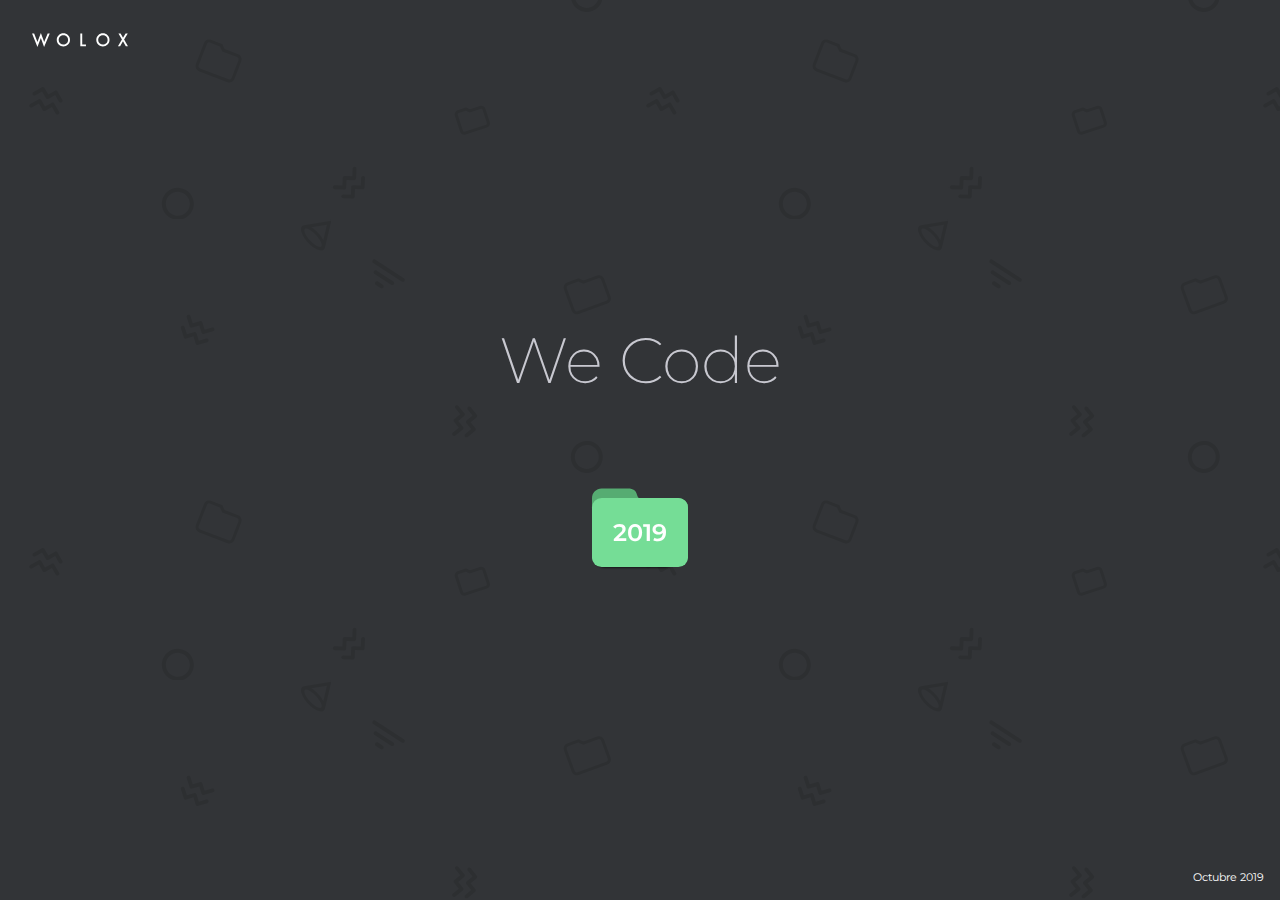
<file: index.html>
<!DOCTYPE html>
<html lang="en">

<head>
  <meta charset="UTF-8" />
  <meta http-equiv="X-UA-Compatible" content="IE=edge,chrome=1">
  <meta name="viewport" content="width=device-width, initial-scale=1.0">
  <title>We code</title>
  <meta name="description" content="Wolox's We code page" />
  <meta name="keywords" content="Wolox, html, css, javascript, tech" />
  <link href="https://fonts.googleapis.com/css?family=Montserrat:200,600" rel="stylesheet">
  <link rel="stylesheet" href="main.css">
  <link rel="shortcut icon" href="favicon.ico">
</head>

<body>
  <svg class="hidden">
    <symbol id="icon-folderdummy" viewBox="0 0 20 16">
      <title>folder-dummy</title>
      <path
        d="M7.5,0C7.4,0,2,0,2,0C0.9,0,0,0.9,0,2l0,12c0,1.1,0.9,2,2,2h16c1.1,0,2-0.9,2-2V4c0-1.1-0.9-2-2-2c0,0-7.5,0-8,0C9,2,9.9,0,7.5,0z" />
      <path d="M2,2h16c1.1,0,2,0.9,2,2v10c0,1.1-0.9,2-2,2H2c-1.1,0-2-0.9-2-2V4C0,2.9,0.9,2,2,2z" />
    </symbol>
  </svg>
  <div class="content">
    <h1 class="header__title">We Code</h1>
    <div class="folder">
      <svg>
        <use xlink:href="#icon-folderdummy"></use>
      </svg>
      <span class="folder-cover" data-year="2019"></span>
      <span class="folder-sheet">
        <a class="link" href="./2019/summer/index.html">Summer</a>
        <a class="link link--winter" href="./2019/winter/index.html">Winter</a>
      </span>
    </div>
    <a href="https://www.wolox.com.ar/" target="blank" class="logo">
      <img class="logo--img" src="assets/wolox-logo.svg" alt="Wolox">
    </a>
    <span class="date">Octubre 2019</span>
  </div>
</body>

</html>
</file>
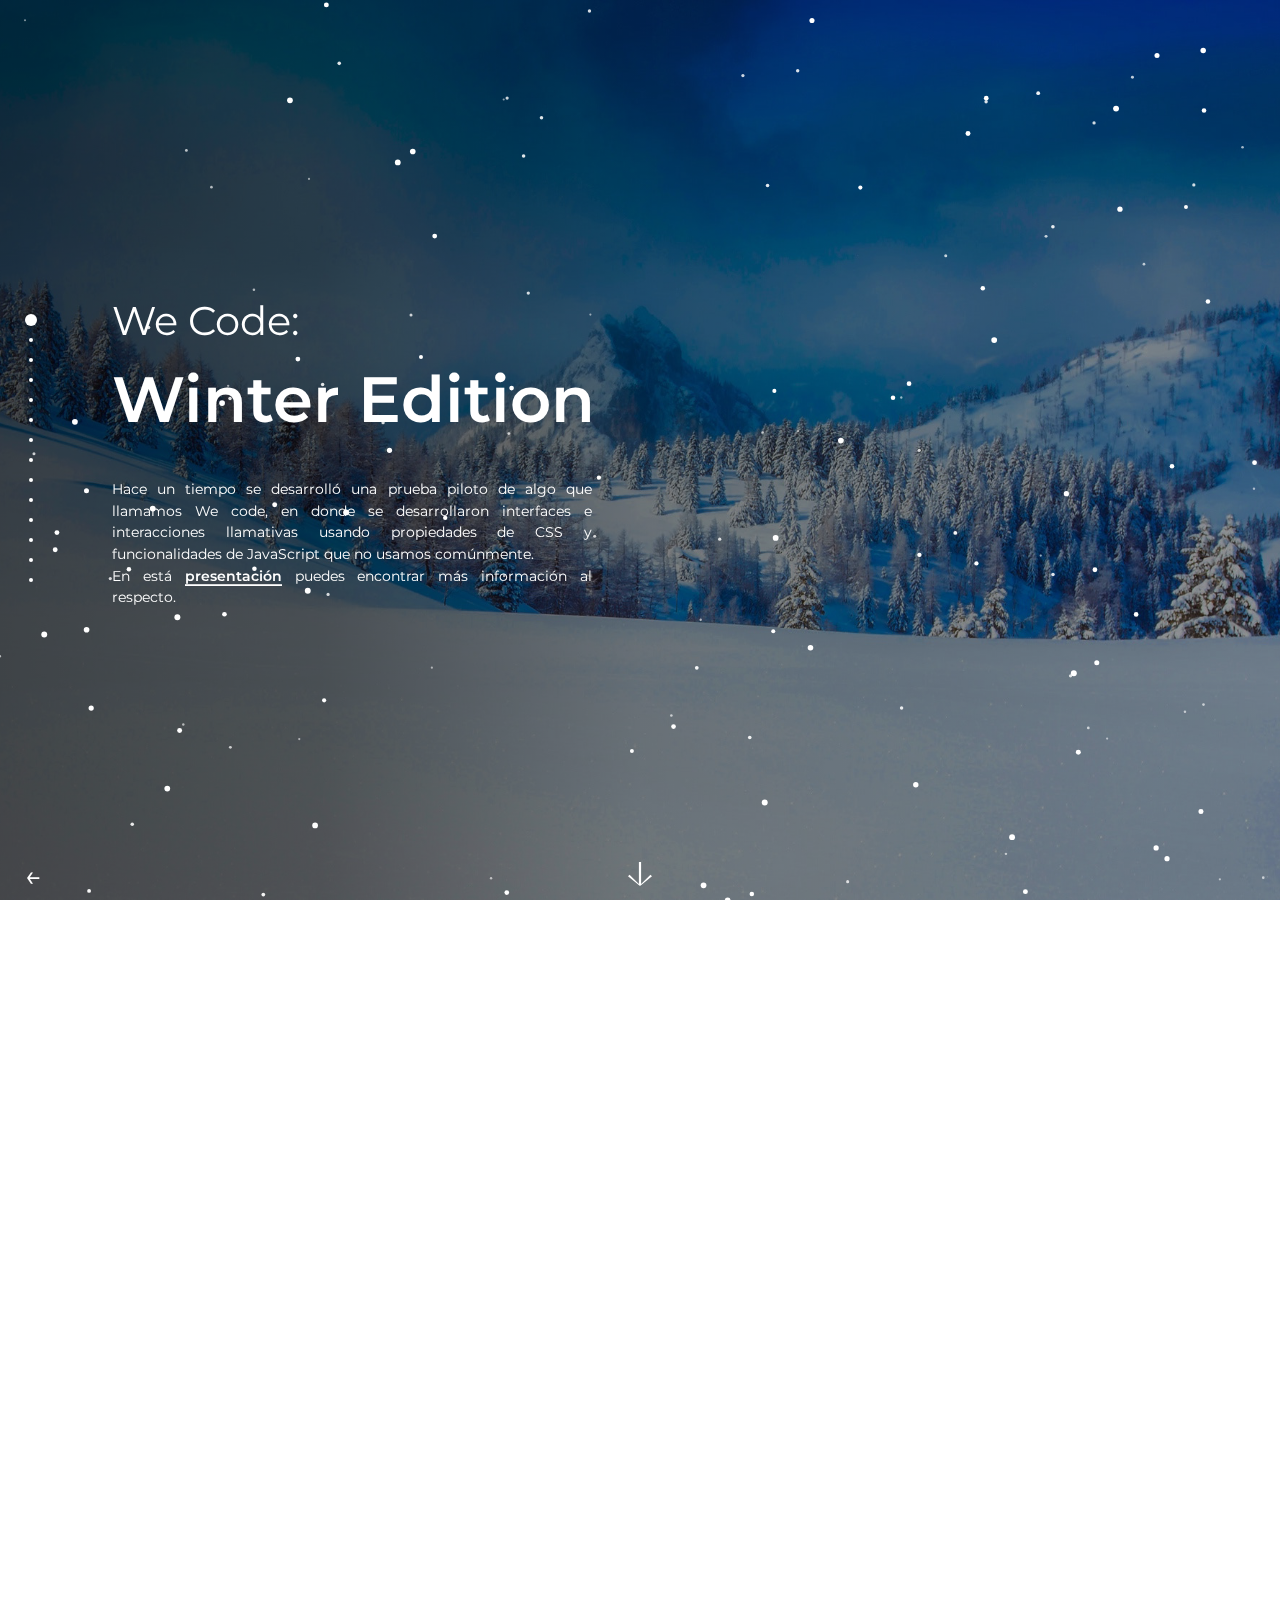
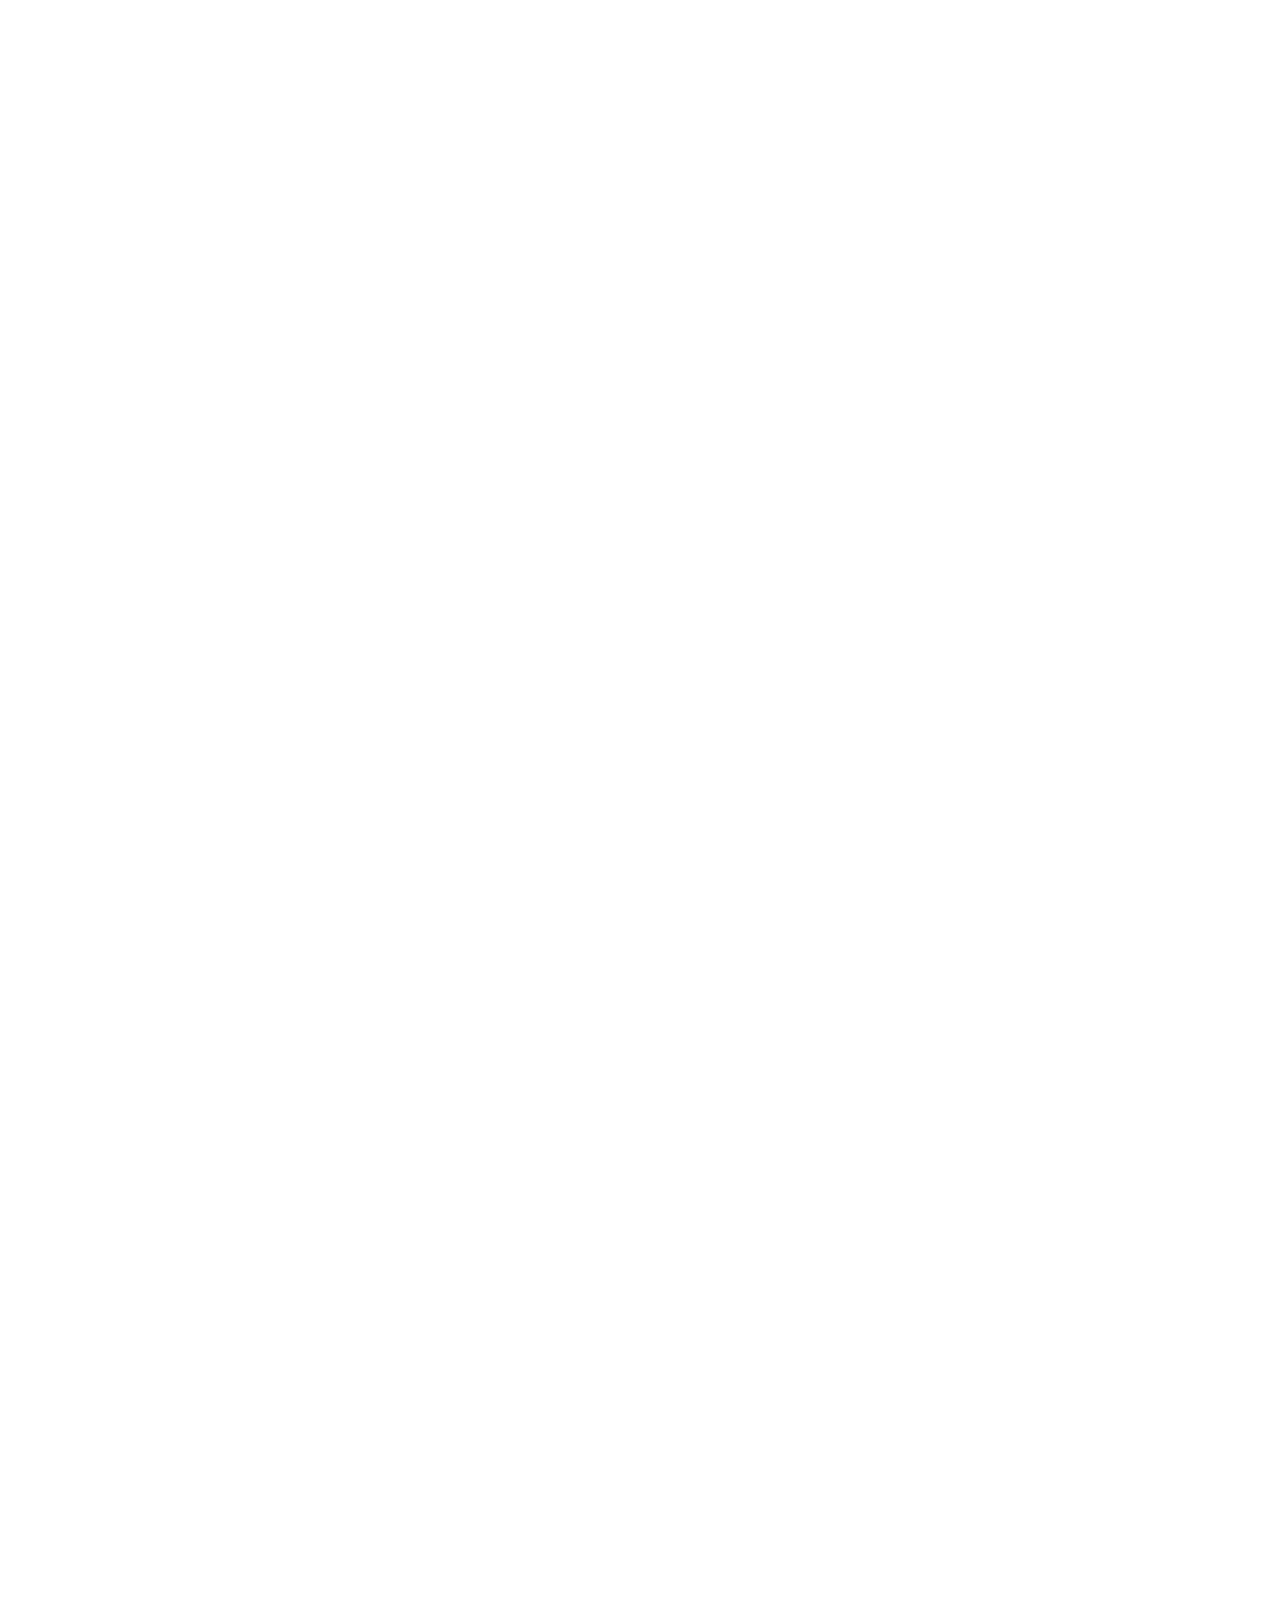
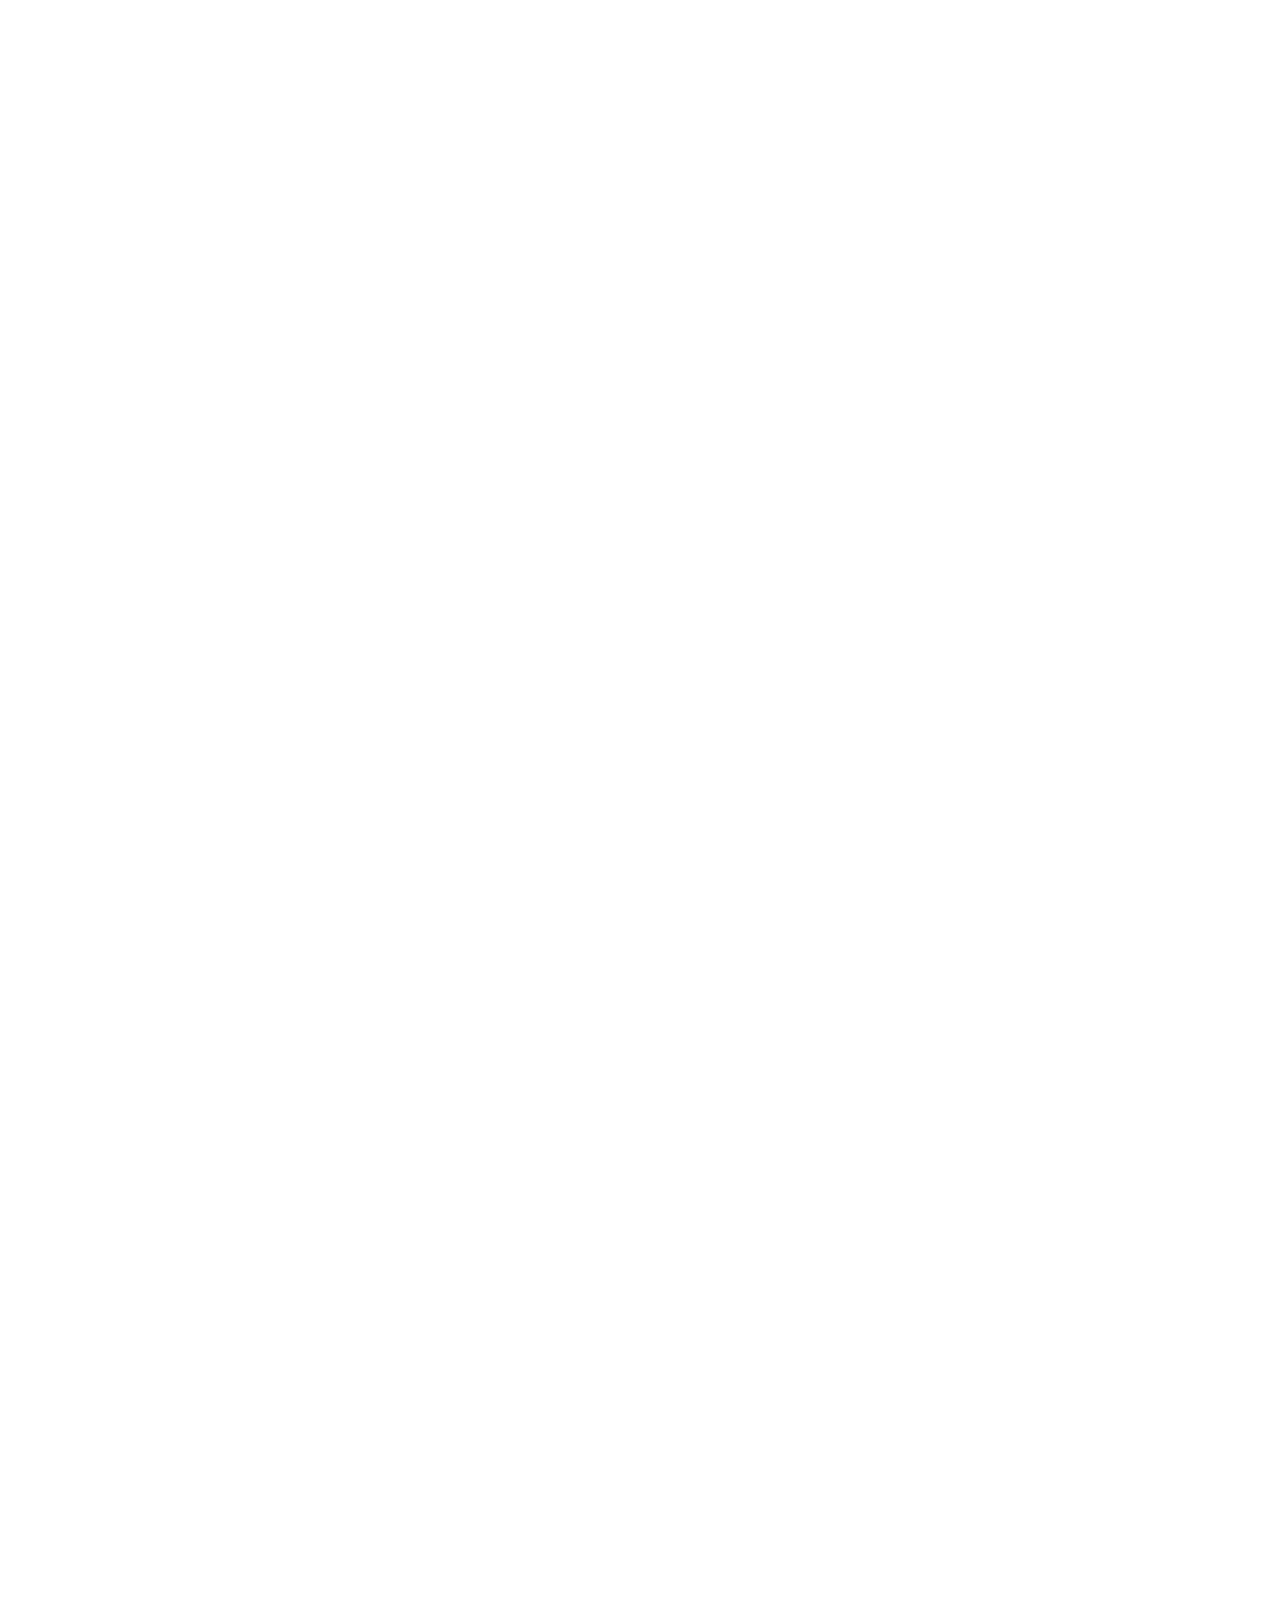
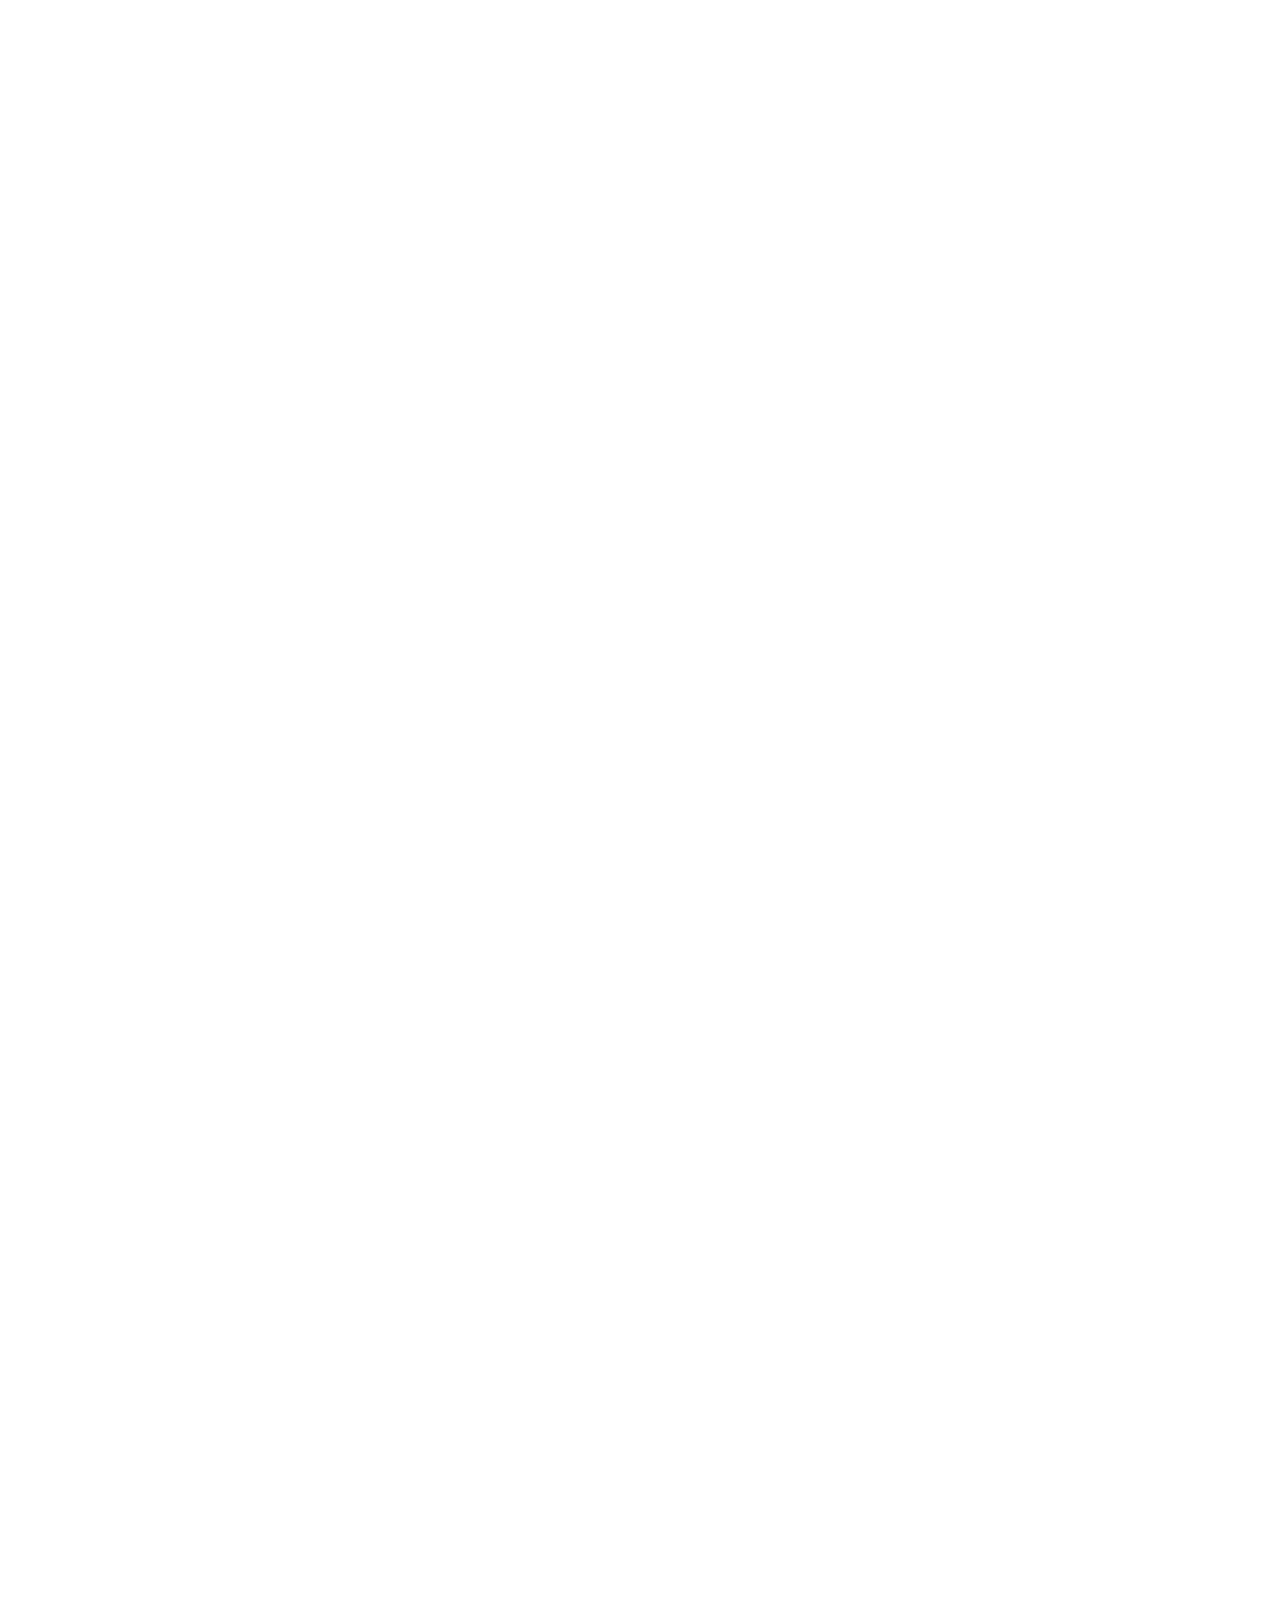
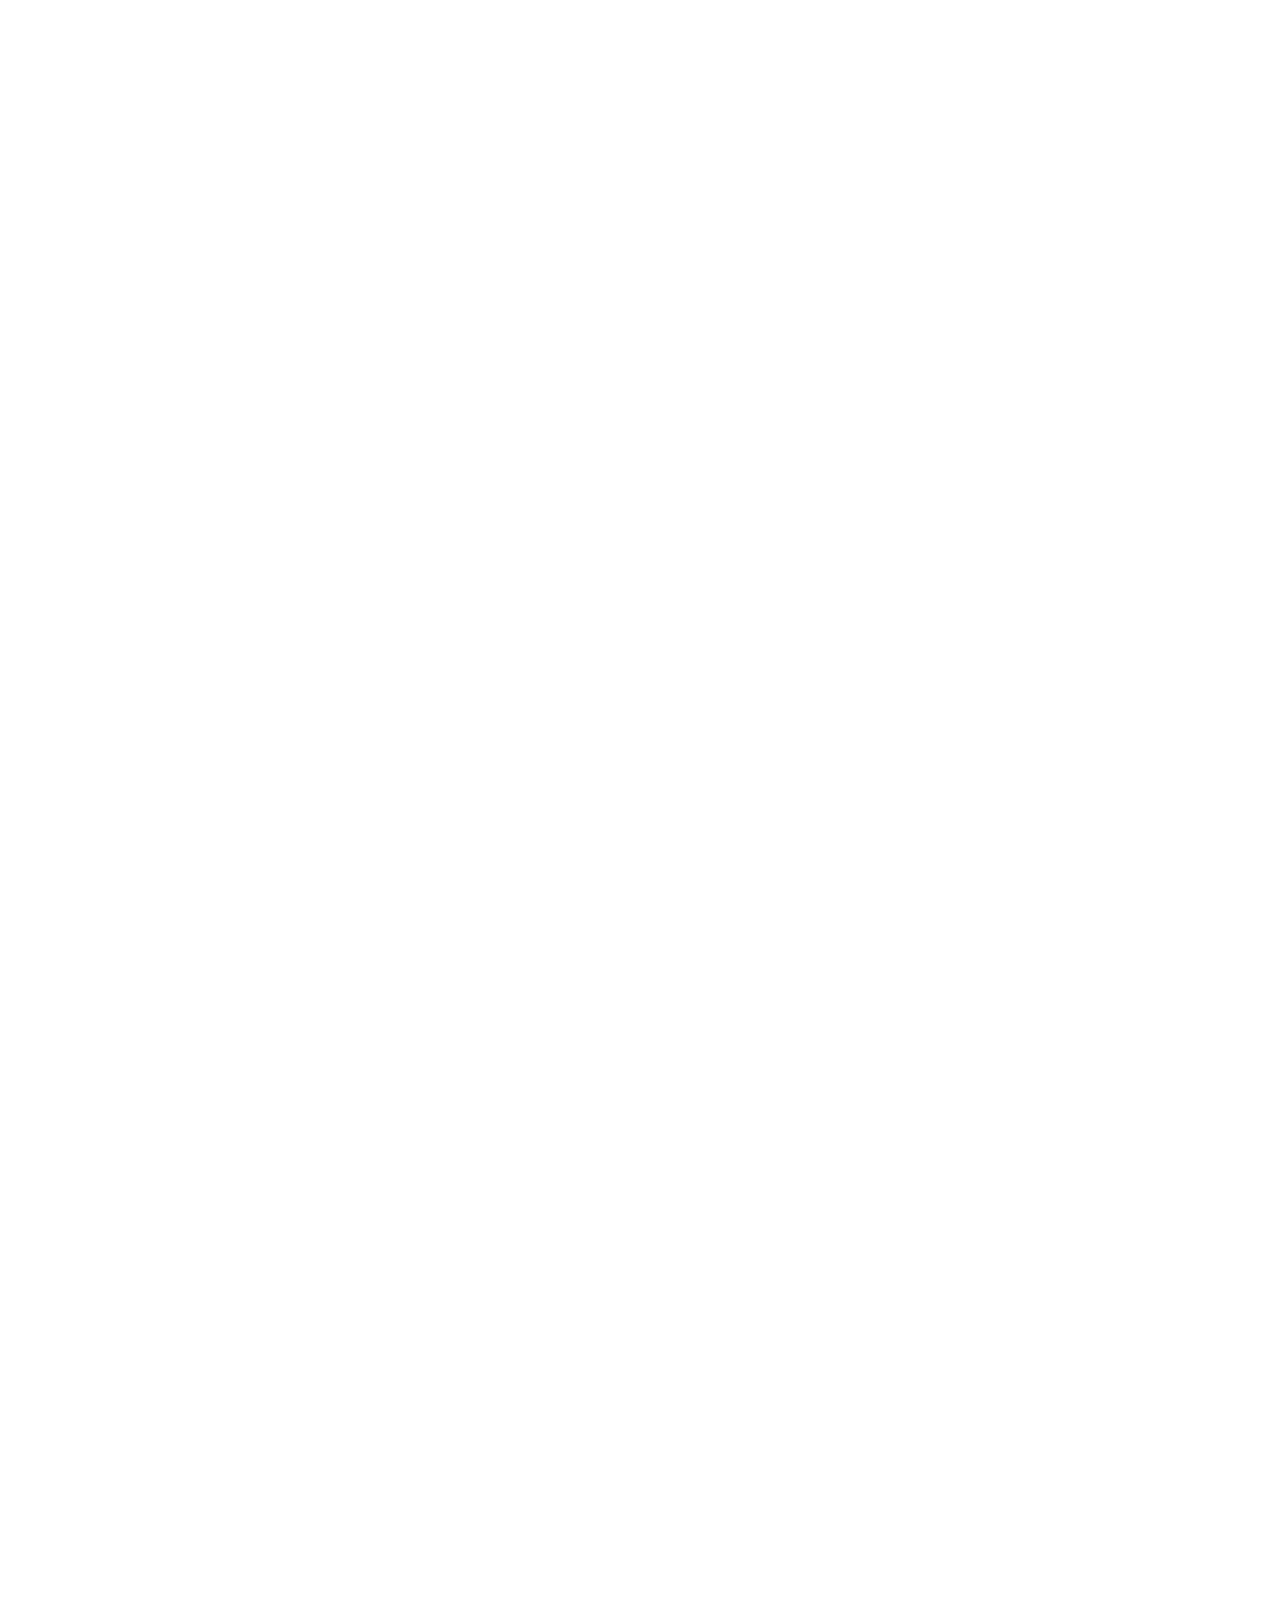
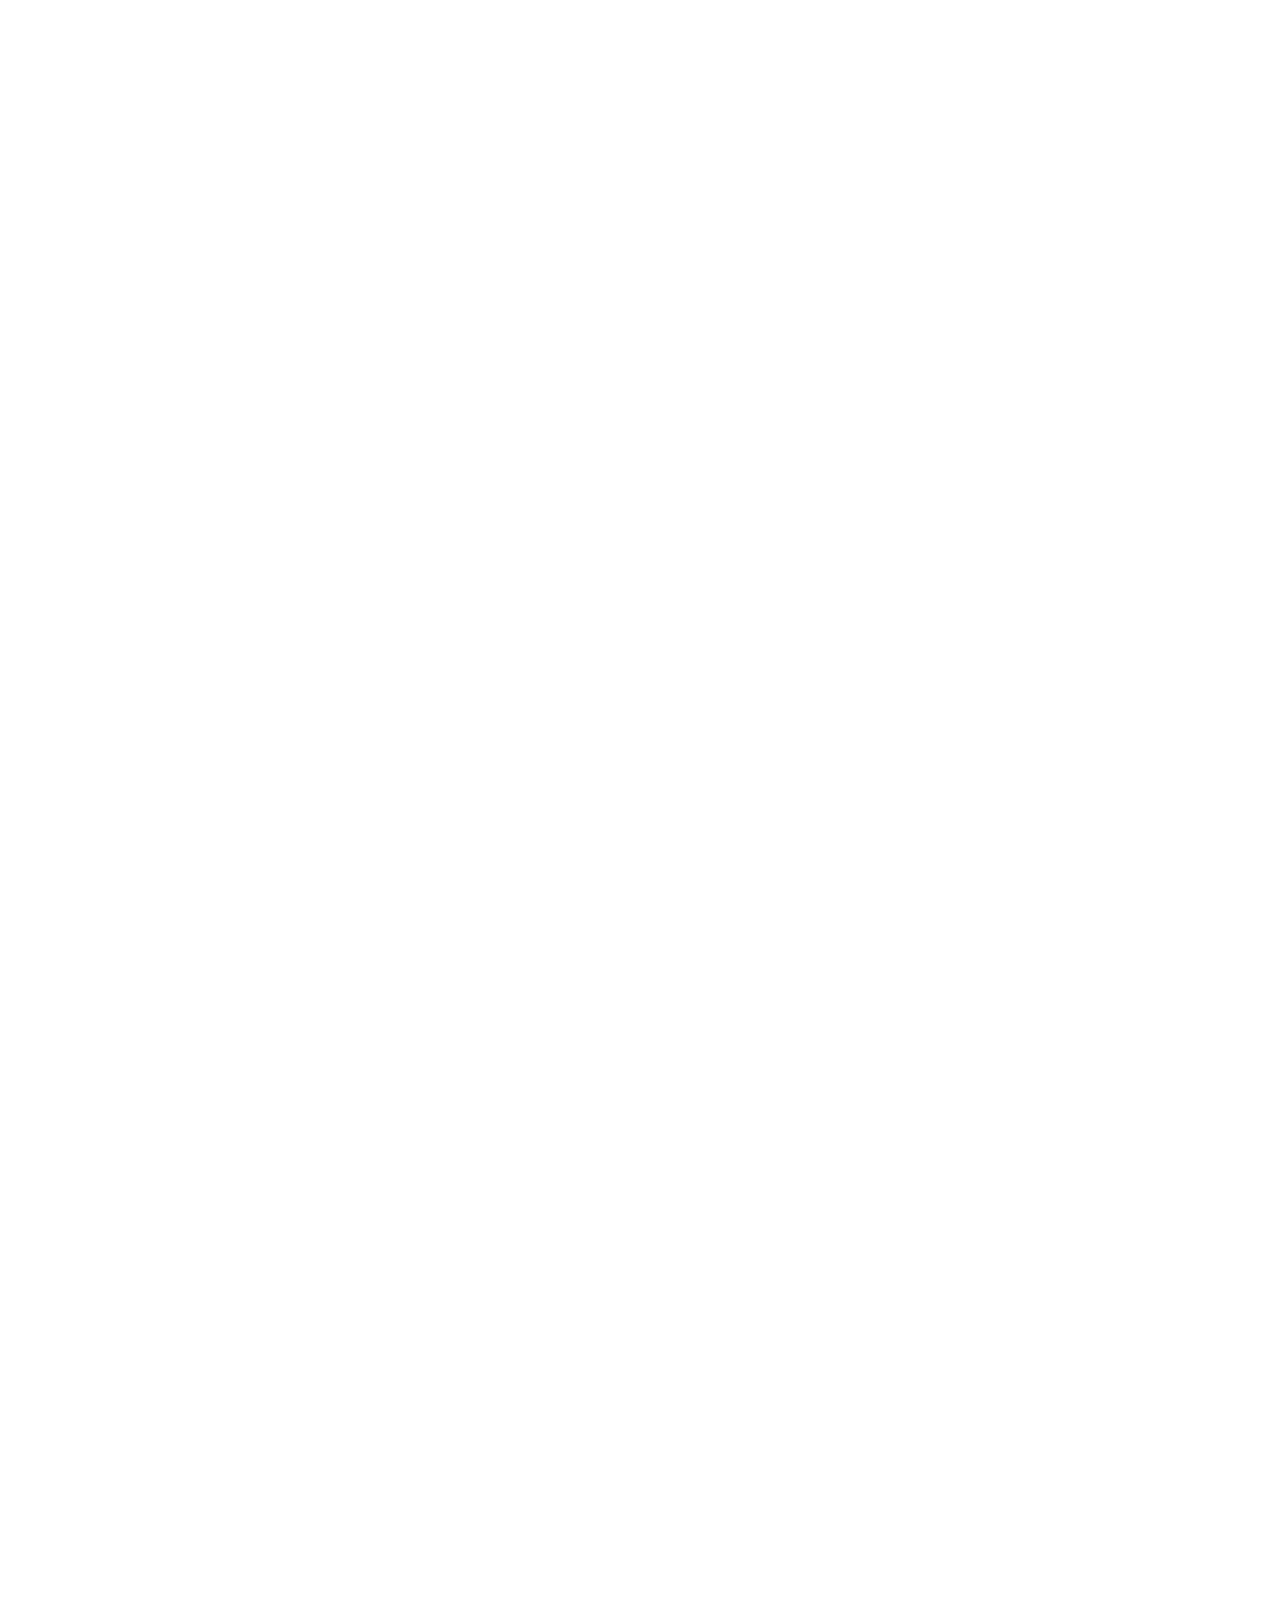
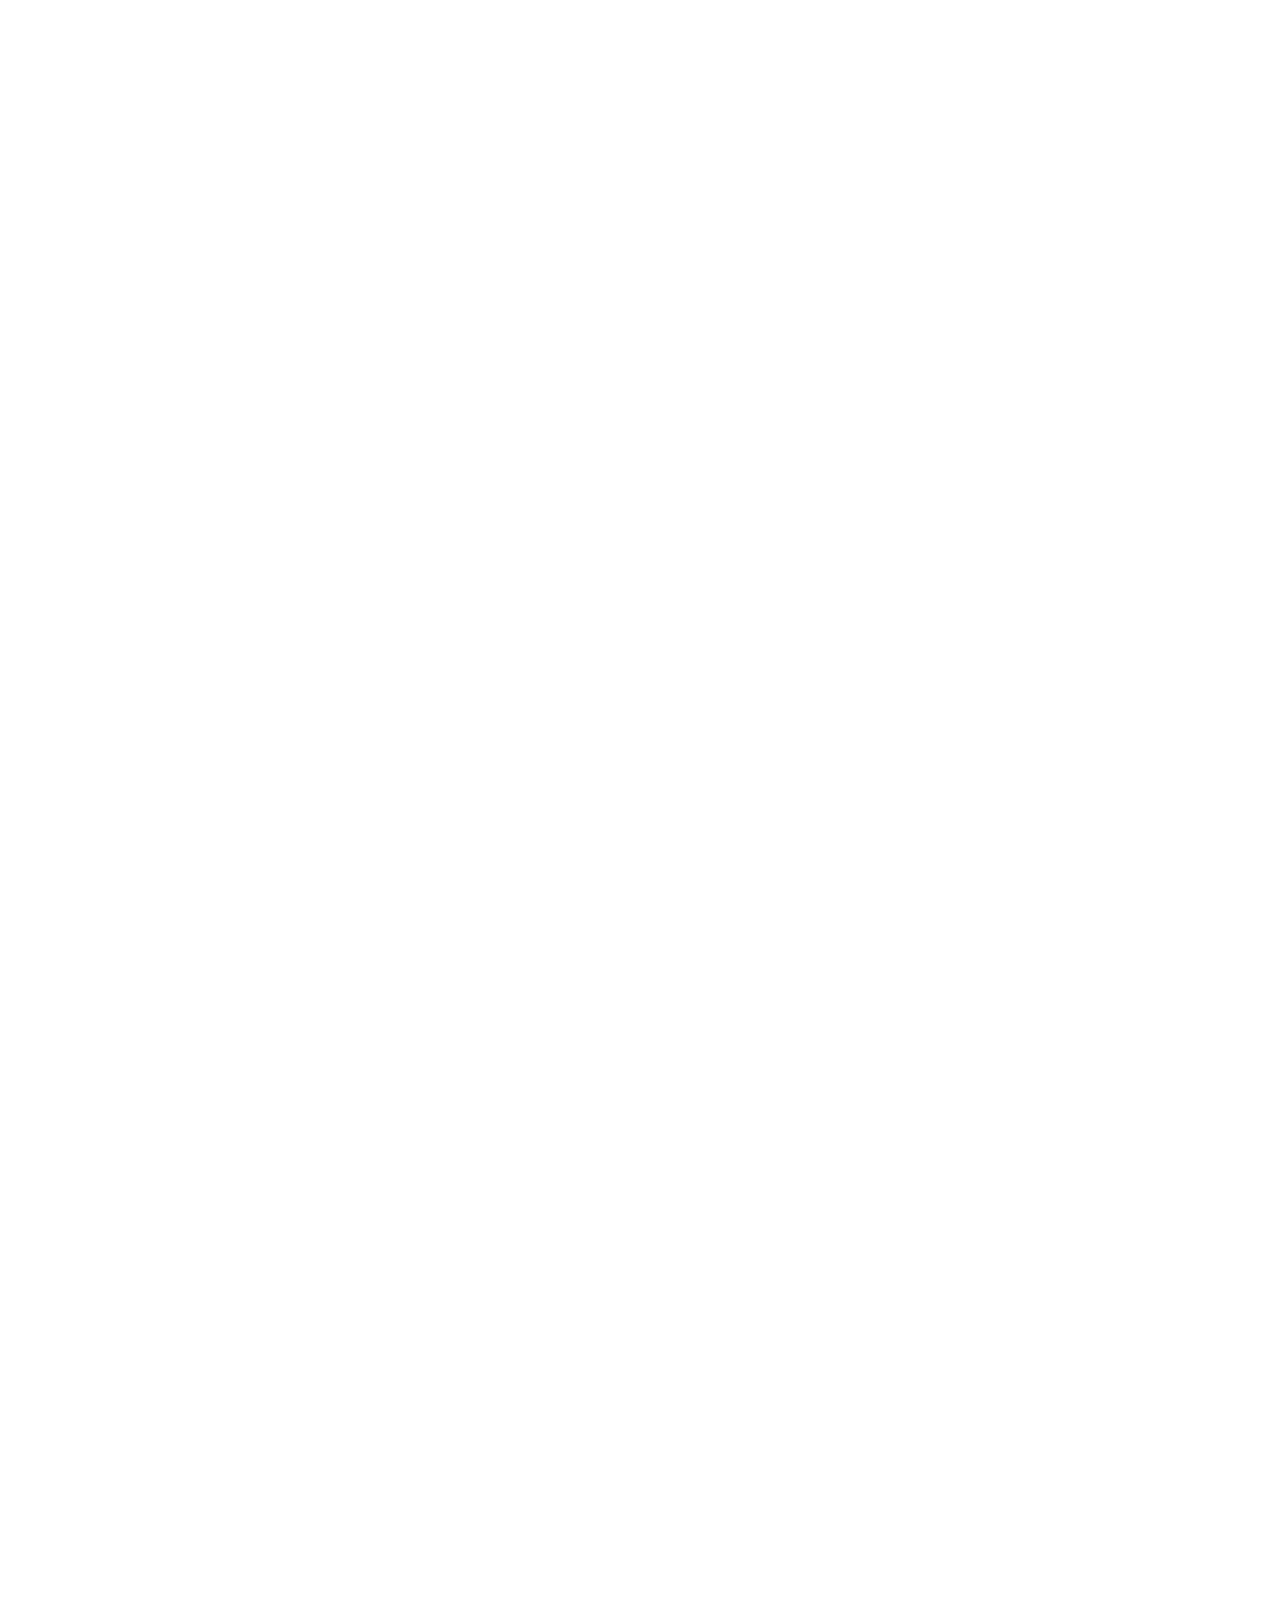
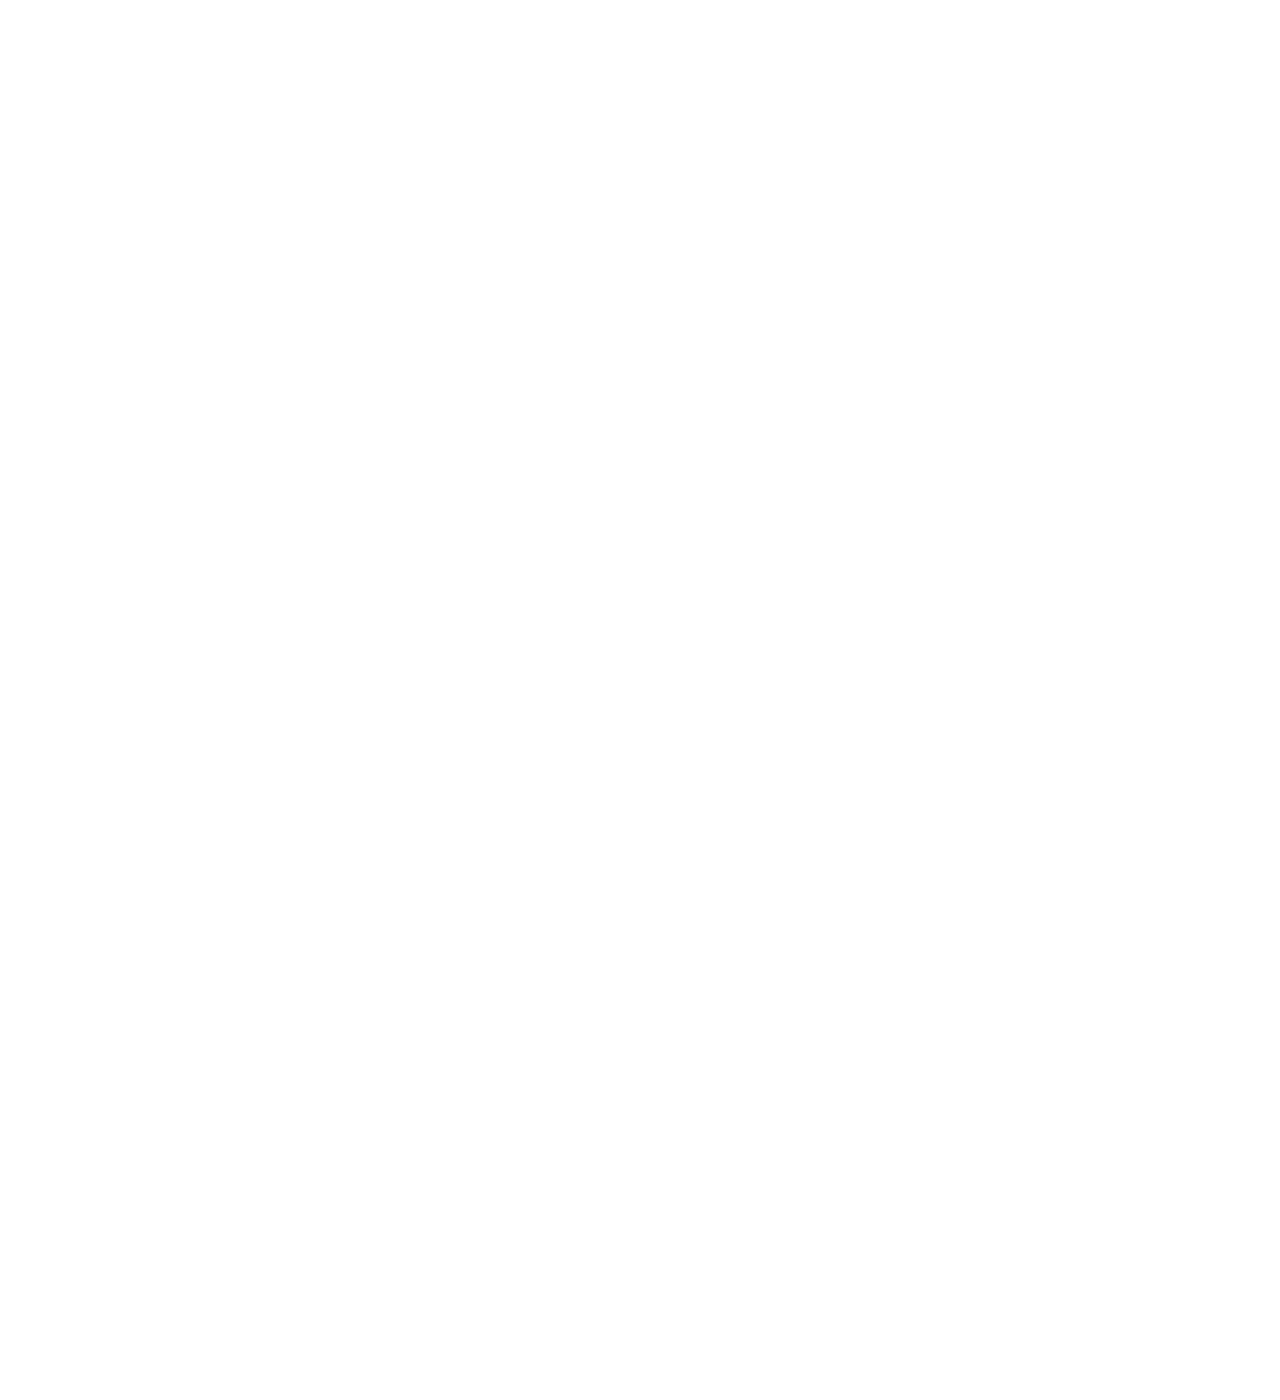
<file: 2019/winter/index.html>
<!DOCTYPE html>
<html lang="en">

<head>
  <meta charset="UTF-8" />
  <meta http-equiv="X-UA-Compatible" content="IE=edge,chrome=1">
  <meta name="viewport" content="width=device-width, initial-scale=1.0">
  <title>We code: Winter 2019</title>
  <meta name="description" content="Wolox's We code page" />
  <meta name="keywords" content="Wolox, html, css, javascript, tech" />
  <link rel="shortcut icon" href="../../favicon.ico">
  <link href="https://fonts.googleapis.com/css?family=Montserrat:400,600,700" rel="stylesheet">
  <link rel="stylesheet" type="text/css" href="css/main.min.css">
</head>

<body>
  <div id="fullpage">
    <a class="back-button" href="../../index.html">&#8592;</a>
    <section class="page">
      <div class="section section--main">
        <canvas class="snow"></canvas>
        <h1 class="title">We Code:</h1>
        <h1 class="title title--big">Winter Edition</h1>
        <p class="section__description">
          Hace un tiempo se desarrolló una prueba piloto de algo que llamamos We code, en donde se desarrollaron
          interfaces
          e interacciones llamativas usando propiedades de CSS y funcionalidades de JavaScript que no usamos comúnmente.
          <br>
          En está <a
            href="https://docs.google.com/presentation/d/12Xt0omlbUC17eq3167LUL7PR5NCMYtgGwyPy0CPZJ4g/edit?usp=sharing"
            target="blank" class="link">presentación</a> puedes encontrar más información al respecto.
        </p>
        <svg class="svg-arrow" viewBox="0 0 22 35">
          <polygon class="arrow"
            points="20.58,11.584 12.004,20.158 12.004,0 9.996,0 9.996,20.158 1.42,11.584 0,13.004 11,22 22,13.004 ">
          </polygon>
        </svg>
      </div>
    </section>
    <section class="page">
      <div class="section">
        <div class="section__item-img" data-displacement="./assets/wave.jpg">
          <img src="assets/image-6.jpeg" />
          <img src="assets/image-7.jpeg" />
          <p class="section-item-subtitle">
            Uso de la API SpeechRecognition de los navegadores para hacer reconocimiento de voz.
          </p>
        </div>
        <div class="section__content">
          <span class="section__item-name">Henry Zarza</span>
          <h2 class="section__item-title">Speech detection</h2>
          <p class="section__content-description">
            En esta charla, Henry nos explicó acerca de una API de JavaScript llamada SpeechRecognition; la cual permite
            acceder al reconocimiento de voz a través de la interfaz de SpeechRecognition, que da la capacidad de
            reconocer
            el contexto de voz desde una entrada de audio y responder de manera adecuada.
            En esta <a href="https://slides.com/henryzarza/web-speech-api#/" target="blank"
              class="link">presentación</a>
            puedes encontrar más información.
            Y en este <a href="https://drive.google.com/open?id=16A85bXKBUop1vdfU9dJEnC5tcKrta3cZ" target="blank"
              class="link">link</a> el video
            de la charla.
          </p>
          <div class="codepen-container">
            <p class="codepen" data-height="325" data-theme-id="dark" data-default-tab="css,result"
              data-user="HenryZarza" data-slug-hash="RXwbYL" data-preview="true"
              style="height: 325px; box-sizing: border-box; display: flex; align-items: center; justify-content: center; border: 2px solid; margin: 1em 0; padding: 1em;"
              data-pen-title="We code - Speech detection">
              <span>See the Pen <a href="https://codepen.io/HenryZarza/pen/RXwbYL">
                  We code - Speech detection</a> by Henry Zarza (<a
                  href="https://codepen.io/HenryZarza">@HenryZarza</a>)
                on <a href="https://codepen.io">CodePen</a>.</span>
            </p>
          </div>
        </div>
      </div>
    </section>
    <section class="page">
      <div class="section">
        <div class="section__item-img" data-displacement="./assets/sparkles.jpg">
          <img src="assets/image-2.jpeg" />
          <img src="assets/image-3.jpeg" />
          <p class="section-item-subtitle">
            Explicar por qué el z-index puede no funcionar y qué es un stacking context.
          </p>
        </div>
        <div class="section__content">
          <span class="section__item-name">Damián Finkelstein</span>
          <h2 class="section__item-title">Stacking context</h2>
          <p class="section__content-description">
            En esta charla, Capi nos explicó acerca de los contextos de apilamientos en CSS, el orden de los contextos y
            las razones de porque a veces no nos funciona la propiedad z-index por mas valor que le asignemos.
            En esta <a
              href="https://docs.google.com/presentation/d/1XZ5NMNWk5SUfi7If15COhH5CGsfDx0Mm8rnQjIU9Ko8/edit?usp=sharing"
              target="blank" class="link">presentación</a> puedes encontrar más información.
            Y en este <a href="https://drive.google.com/open?id=1EAn5KJh1BgMXVMy-Dcnlz81E9cXlriKb" target="blank"
              class="link">link</a> el video de la charla.
          </p>
          <div class="codepen-container">
            <p class="codepen" data-height="265" data-theme-id="dark" data-default-tab="css,result"
              data-user="dami-n-finkelstein" data-slug-hash="QeOyXP" data-preview="true"
              style="height: 265px; box-sizing: border-box; display: flex; align-items: center; justify-content: center; border: 2px solid; margin: 1em 0; padding: 1em;"
              data-pen-title="Stacking order test">
              <span>See the Pen <a href="https://codepen.io/dami-n-finkelstein/pen/QeOyXP">
                  Stacking order test</a> by Damián Finkelstein (<a
                  href="https://codepen.io/dami-n-finkelstein">@dami-n-finkelstein</a>)
                on <a href="https://codepen.io">CodePen</a>.</span>
            </p>
          </div>
        </div>
      </div>
    </section>
    <section class="page">
      <div class="section">
        <div class="section__item-img" data-displacement="./assets/wave.jpg">
          <img src="assets/image-5.jpeg" />
          <img src="assets/image-9.jpeg" />
          <p class="section-item-subtitle">
            Reglas básicas de los modelos de color, y analizar el efecto del color en la percepción.
          </p>
        </div>
        <div class="section__content">
          <span class="section__item-name">Mateo Ruiz</span>
          <h2 class="section__item-title">Teoría del color</h2>
          <p class="section__content-description">
            En esta oportunidad Tute nos explicó acerca de la teoría del color y la importancia que tienen estos a la
            hora de transmitir emociones y sensaciones, además de darnos algunas herramientas para escoger nuestras
            paletas de colores.
            En este <a
              href="https://docs.google.com/presentation/d/1JxRDxD3PiwE88cjBiFkcplZilQwjN7COK7Yf6BS0K5M/edit?usp=sharing"
              target="blank" class="link">link</a> puedes encontrar más información.
            Y en este <a href="https://drive.google.com/open?id=1Hgp8-JrR-aFTAPBUZutBjBI-exbb2Opv" target="blank"
              class="link">link</a> el video
            de la charla.
            Además, Tute nos dejó una actividad para que realicemos: haciendo uso del ejercicio que él realizó en <a
              href="https://www.figma.com/file/LSt1I8IFPgZt06MLln1Tui/CARD---TEST?node-id=0%3A1" target="blank"
              class="link">Figma</a> (debemos de hacer un duplicado
            del diseño así no se edita sobre el original), cambiarle los colores por los que consideremos que son los
            indicados y luego implementarlo en el Codepen que se encuentra abajo, para escoger los colores nos podemos
            guiar de algunas herramientas para paletas
            <a href="https://coolors.co" target="blank" class="link">SPACE</a> y <a href="https://colors.eva.design/"
              target="blank" class="link">Deep Learning</a>.
          </p>
          <div class="codepen-container">
            <p class="codepen" data-height="265" data-theme-id="dark" data-default-tab="css,result"
              data-user="HenryZarza" data-slug-hash="rXGraJ" data-preview="true"
              style="height: 265px; box-sizing: border-box; display: flex; align-items: center; justify-content: center; border: 2px solid; margin: 1em 0; padding: 1em;"
              data-pen-title="Card test">
              <span>See the Pen <a href="https://codepen.io/HenryZarza/pen/rXGraJ">
                  Card test</a> by Henry Zarza (<a href="https://codepen.io/HenryZarza">@HenryZarza</a>)
                on <a href="https://codepen.io">CodePen</a>.</span>
            </p>
          </div>
        </div>
      </div>
    </section>
    <section class="page">
      <div class="section">
        <div class="section__item-img" data-displacement="./assets/sparkles.jpg">
          <img src="assets/image-1.jpeg" />
          <img src="assets/image-8.jpeg" />
          <p class="section-item-subtitle">
            Uso de las propiedades counter-reset y counter-increment para crear una cuenta regresiva.
          </p>
        </div>
        <div class="section__content">
          <span class="section__item-name">Raúl Suescún</span>
          <h2 class="section__item-title">Countdown only with CSS</h2>
          <p class="section__content-description">
            Raúl nos enseño una propiedad muy interesante de CSS que nos sirve para hacer contadores y otras cositas.
            En esta <a
              href="https://docs.google.com/presentation/d/1O5sbYKpB9aEtiiTqTRNDdtlLX8Stydb0l7zu_eSKK4U/edit?usp=sharing"
              target="blank" class="link">presentación</a> puedes encontrar más información.
            Y en este <a href="https://drive.google.com/open?id=1uDd6P6Zv7ktv3Mhpcy3x-c7I8dbgLH_w" target="blank"
              class="link">link</a> el video
            de la charla.
          </p>
          <div class="codepen-container">
            <p class="codepen" data-height="265" data-theme-id="dark" data-default-tab="css,result"
              data-user="raulsuescun" data-slug-hash="dwLWyw" data-preview="true"
              style="height: 265px; box-sizing: border-box; display: flex; align-items: center; justify-content: center; border: 2px solid; margin: 1em 0; padding: 1em;"
              data-pen-title="Css counter - Css Only Countdown">
              <span>See the Pen <a href="https://codepen.io/raulsuescun/pen/dwLWyw">
                  Css counter - Css Only Countdown</a> by Raúl Suescún (<a
                  href="https://codepen.io/raulsuescun">@raulsuescun</a>)
                on <a href="https://codepen.io">CodePen</a>.</span>
            </p>
          </div>
        </div>
      </div>
    </section>
    <section class="page">
      <div class="section">
        <div class="section__item-img" data-displacement="./assets/wave.jpg">
          <img src="assets/image-10.jpeg" />
          <img src="assets/image-2.jpeg" />
          <p class="section-item-subtitle">
            Efectos visuales usando propiedades de sombra de CSS.
          </p>
        </div>
        <div class="section__content">
          <span class="section__item-name">Enrique Mejía</span>
          <h2 class="section__item-title">Sombras en CSS</h2>
          <p class="section__content-description">
            Kike nos explicó conceptos acerca de las sombras, las propiedades en CSS que tenemos disponibles para
            aplicarlas y nos dió algunos tips a tener en cuenta a la hora de usarlas.
            En esta <a
              href="https://docs.google.com/presentation/d/1V8jKpbbrAUF64q9TNPKgs3NAVp8ROdZnJJNhLMhgjB0/edit?usp=sharing"
              target="blank" class="link">presentación</a> puedes encontrar más información.
            Y en este <a href="https://drive.google.com/open?id=1ks0OYDmsdF0mhwxGsENG0nvOKIJrQyDn" target="blank"
              class="link">link</a> el video
            de la charla.
          </p>
          <div class="codepen-container">
            <p class="codepen" data-height="265" data-theme-id="dark" data-default-tab="css,result" data-user="jmtov"
              data-slug-hash="Eqwyvr" data-preview="true"
              style="height: 265px; box-sizing: border-box; display: flex; align-items: center; justify-content: center; border: 2px solid; margin: 1em 0; padding: 1em;"
              data-pen-title="Shadows">
              <span>See the Pen <a href="https://codepen.io/jmtov/pen/Eqwyvr">
                  Shadows</a> by Enrique Mejia (<a href="https://codepen.io/jmtov">@jmtov</a>)
                on <a href="https://codepen.io">CodePen</a>.</span>
            </p>
          </div>
        </div>
      </div>
    </section>
    <section class="page">
      <div class="section">
        <div class="section__item-img" data-displacement="./assets/sparkles.jpg">
          <img src="assets/image-7.jpeg" />
          <img src="assets/image-6.jpeg" />
          <p class="section-item-subtitle">
            Exportar assets desde after y packages de cada framework para usarlos sin tener que usar gifs ni
            animaciones.
          </p>
        </div>
        <div class="section__content">
          <span class="section__item-name">Flor García & Francisco Iglesias</span>
          <h2 class="section__item-title">Complex animations in 5 minutes of code</h2>
          <p class="section__content-description">
            Flor y Frank nos explicaron como hacer animaciones complejas exportándolas como archivos JSON, usando
            algunas bibliotecas interesantes y sin usar gifs o videos.
            En esta <a
              href="https://docs.google.com/presentation/d/1lNHt3l_NxIMF8YPC-Fl8Iq4MxPtQU3ORQo0UzNvSI_I/edit?usp=sharing"
              target="blank" class="link">presentación</a> puedes encontrar más información.
            Y en este <a href="https://drive.google.com/open?id=1vPZRlqHTZ7-C4-Q7a3urlDsns3y4MMQh" target="blank"
              class="link">link</a> el video
            de la charla.
          </p>
        </div>
      </div>
    </section>
    <section class="page">
      <div class="section">
        <div class="section__item-img" data-displacement="./assets/wave.jpg">
          <img src="assets/image-3.jpeg" />
          <img src="assets/image-6.jpeg" />
          <p class="section-item-subtitle">
            ¿Por qué es tan importante la accesibilidad en nuestros productos digitales?.
          </p>
        </div>
        <div class="section__content">
          <span class="section__item-name">Claudia Hernández</span>
          <h2 class="section__item-title">Accesibilidad</h2>
          <p class="section__content-description">
            Clau nos explicó conceptos acerca de la accesibilidad y porque es tan importante que nuestros productos
            digitales sean accesibles para todas las personas.
            En esta <a
              href="https://docs.google.com/presentation/d/18QF0lEkdsNkEEhcxZcE6JYKaFrMkNJguERkGwxx5cFg/edit?usp=sharing"
              target="blank" class="link">presentación</a> puedes encontrar más información.
            Y en este <a href="https://drive.google.com/open?id=1b91InUfMI84HPF9-ordtyK655fdeiMUm" target="blank"
              class="link">link</a> el video
            de la charla.
            Además, nos dejó una actividad para desarrollar: al Codepen asociado a está sección debemos de aplicarle los
            principios de accesibilidad que ella nos explicó, para esto podemos abrir el inspector de elementos y nos
            mostrará en la consola los erroes que tenemos asociados a la accesibilidad.
          </p>
          <div class="codepen-container">
            <p class="codepen" data-height="265" data-theme-id="dark" data-default-tab="css,result"
              data-user="HenryZarza" data-slug-hash="gOYaWXX" data-preview="true"
              style="height: 265px; box-sizing: border-box; display: flex; align-items: center; justify-content: center; border: 2px solid; margin: 1em 0; padding: 1em;"
              data-pen-title="We code - Accessibility">
              <span>See the Pen <a href="https://codepen.io/HenryZarza/pen/gOYaWXX">
                  We code - Accessibility</a> by Henry Zarza (<a href="https://codepen.io/HenryZarza">@HenryZarza</a>)
                on <a href="https://codepen.io">CodePen</a>.</span>
            </p>
          </div>
        </div>
      </div>
    </section>
    <section class="page">
      <div class="section">
        <div class="section__item-img" data-displacement="./assets/sparkles.jpg">
          <img src="assets/image-9.jpeg" />
          <img src="assets/image-5.jpeg" />
          <p class="section-item-subtitle">
            Uso de la API speechSynthesis para hacer una síntesis de la voz en tiempo real.
          </p>
        </div>
        <div class="section__content">
          <span class="section__item-name">Henry Zarza</span>
          <h2 class="section__item-title">Speech synthesis</h2>
          <p class="section__content-description">
            En esta charla, Henry nos explicó la continuación de la API de JavaScript de Web speech API; en este caso la
            de SpeechSynthesis la cual permite realizar una síntesis de la voz a través de una interfaz.
            En esta <a href="https://slides.com/henryzarza/web-speech-api#/" target="blank"
              class="link">presentación</a>
            puedes encontrar más información.
            Y en este <a href="https://drive.google.com/open?id=1iBzcNhO_5QqJFdCK7EuWrKIJabT-pFNC" target="blank"
              class="link">link</a> el video de la charla.
          </p>
          <div class="codepen-container">
            <p class="codepen" data-height="265" data-theme-id="dark" data-default-tab="css,result"
              data-user="HenryZarza" data-slug-hash="bXdyrg" data-preview="true"
              style="height: 265px; box-sizing: border-box; display: flex; align-items: center; justify-content: center; border: 2px solid; margin: 1em 0; padding: 1em;"
              data-pen-title="We code - Speech Synthesis">
              <span>See the Pen <a href="https://codepen.io/HenryZarza/pen/bXdyrg">
                  We code - Speech Synthesis</a> by Henry Zarza (<a
                  href="https://codepen.io/HenryZarza">@HenryZarza</a>)
                on <a href="https://codepen.io">CodePen</a>.</span>
            </p>
          </div>
        </div>
      </div>
    </section>
    <section class="page">
      <div class="section">
        <div class="section__item-img" data-displacement="./assets/wave.jpg">
          <img src="assets/image-8.jpeg" />
          <img src="assets/image-1.jpeg" />
          <p class="section-item-subtitle">
            Explicación, casos de uso y ejemplos de los array method de JavaScript.
          </p>
        </div>
        <div class="section__content">
          <span class="section__item-name">Alejandro Bermúdez</span>
          <h2 class="section__item-title">Array methods</h2>
          <p class="section__content-description">
            En esta charla, Alejo nos explicó los array methods que tenemos actualmente disponibles en JavaScript, como
            los podemos usar, algunos ejemplos y casos de uso.
            En esta <a
              href="https://docs.google.com/presentation/d/1_GkYGRv_4pX9cAR5qu90mrUxqneEhey2dUbgCYjJmQM/edit?usp=sharing"
              target="blank" class="link">presentación</a>
            puedes encontrar más información.
            Y en este <a href="https://drive.google.com/open?id=1mcN_dZ8vODPzD9rHbn-UfmO-ujCrdK-0" target="blank"
              class="link">link</a> el video
            de la charla.
          </p>
        </div>
      </div>
    </section>
    <section class="page">
      <div class="section">
        <div class="section__item-img" data-displacement="./assets/sparkles.jpg">
          <img src="assets/image-2.jpeg" />
          <img src="assets/image-10.jpeg" />
          <p class="section-item-subtitle">
            Razones de porqué aplicamos motion a un proyecto, y qué tener en cuenta a la hora de desarrollarla.
          </p>
        </div>
        <div class="section__content">
          <span class="section__item-name">Nicolás Salvatierra</span>
          <h2 class="section__item-title">Principios de animaciones</h2>
          <p class="section__content-description">
            Nico nos explicó los principios de las animaciones y que factores debemos de tener en cuenta a la hora de
            implementarlos en nuestros productos digitales.
            En esta <a href="https://drive.google.com/open?id=1h2s_bBU7We-kWKRGpxR1uGMXBkGwM-lJEocS8aS1Ors"
              target="blank" class="link">presentación</a> puedes encontrar más información.
            Y en este <a href="https://drive.google.com/open?id=13Xe2XoOyUqY_NCTZmeF8VOVrPE65NT2z" target="blank"
              class="link">link</a> el video
            de la charla.
            Además, nos dejó una actividad para desarrollar: al Codepen asociado a está sección debemos de aplicarle los
            principios de motion que él nos explicó.
          </p>
          <div class="codepen-container">
            <p class="codepen" data-height="265" data-theme-id="dark" data-default-tab="css,result"
              data-user="HenryZarza" data-slug-hash="PoYmRyo" data-preview="true"
              style="height: 265px; box-sizing: border-box; display: flex; align-items: center; justify-content: center; border: 2px solid; margin: 1em 0; padding: 1em;"
              data-pen-title="We code - Animation">
              <span>See the Pen <a href="https://codepen.io/HenryZarza/pen/PoYmRyo">
                  We code - Animation</a> by Henry Zarza (<a href="https://codepen.io/HenryZarza">@HenryZarza</a>)
                on <a href="https://codepen.io">CodePen</a>.</span>
            </p>
          </div>
        </div>
      </div>
    </section>
    <section class="page">
      <div class="section">
        <div class="section__item-img" data-displacement="./assets/wave.jpg">
          <img src="assets/image-4.jpeg" />
          <img src="assets/image-10.jpeg" />
          <p class="section-item-subtitle">
            Explicación y ejemplo de una animación con SVG usando CSS y JavaScript.
          </p>
        </div>
        <div class="section__content">
          <span class="section__item-name">Andy Olarte</span>
          <h2 class="section__item-title">Animaciones con SVG</h2>
          <p class="section__content-description">
            En esta charla, Andy nos explicó sobre como podemos realizar animaciones usando SVGs, ya sea con CSS o con
            JavaScript.
            En esta <a
              href="https://docs.google.com/presentation/d/1uIkoz_hGYEiShqtwlXEkHghbRh8XGmCctoY1ougg4Sk/edit?usp=sharing"
              target="blank" class="link">presentación</a>
            puedes encontrar más información.
            Y en este <a href="https://drive.google.com/open?id=1OTtC5VMEqGnULkimNCp1XojU4hgLFqj2" target="blank"
              class="link">link</a> el video
            de la charla.
          </p>
          <div class="codepen-container">
            <p class="codepen" data-height="265" data-theme-id="dark" data-default-tab="html,result"
              data-user="andyOlarte514" data-slug-hash="qBWrzgL" data-preview="true"
              style="height: 265px; box-sizing: border-box; display: flex; align-items: center; justify-content: center; border: 2px solid; margin: 1em 0; padding: 1em;"
              data-pen-title="Svg Ligth animation">
              <span>See the Pen <a href="https://codepen.io/andyOlarte514/pen/qBWrzgL">
                  Svg Ligth animation</a> by Andy Francisco Olarte Cardona (<a
                  href="https://codepen.io/andyOlarte514">@andyOlarte514</a>)
                on <a href="https://codepen.io">CodePen</a>.</span>
            </p>
          </div>
        </div>
      </div>
    </section>
    <section class="page">
      <div class="section">
        <div class="section__item-img" data-displacement="./assets/sparkles.jpg">
          <img src="assets/image-5.jpeg" />
          <img src="assets/image-1.jpeg" />
          <p class="section-item-subtitle">
            Veremos un poco el funcionamiento de la api de face detection integrada en Chrome.
          </p>
        </div>
        <div class="section__content">
          <span class="section__item-name">Carlos Hernández</span>
          <h2 class="section__item-title">Face detection</h2>
          <p class="section__content-description">
            Cherny nos explicó en esta charla acerca de una API que funciona en Chrome (por el momento) para realizar
            reconocimiento facial, nos estuvo mostrando su funcionamiento y lo que podemos hacer con ella.
            En esta <a href="https://slides.com/carloshernandez-11/deck#/" target="blank" class="link">presentación</a>
            puedes encontrar más información.
            Y en este <a href="https://drive.google.com/open?id=1dkkt1-MCZKlxTgy9WJalhwl-Ci6Hxyl7" target="blank"
              class="link">link</a> el video de la charla.
          </p>
        </div>
      </div>
    </section>
    <section class="page">
      <div class="section">
        <div class="section__item-img" data-displacement="./assets/wave.jpg">
          <img src="assets/image-9.jpeg" />
          <img src="assets/image-3.jpeg" />
          <p class="section-item-subtitle">
            ¿Alguna vez tuviste que implementar Lazy Loading para imágenes o Infinite Scrolling en un listado? Usar esta
            API te puede solucionar muchos problemas.
          </p>
        </div>
        <div class="section__content">
          <span class="section__item-name">Enrique Mejía</span>
          <h2 class="section__item-title">Intersection Observer</h2>
          <p class="section__content-description">
            Cerrando con broche de oro está edición, Kike nos estuvo mostrando una API llamada Intersection Observer la
            cual nos sirve para hacer lazy loading o darle una interacción genial a nuestros elementos cuando se hace
            scroll.
            En esta <a href="https://drive.google.com/open?id=1XbHb_TQe6yKSs_1wLmQx11DfMvGUOkdVVdy0I5ss-_0"
              target="blank" class="link">presentación</a>
            puedes encontrar más información.
            Y en este <a href="https://drive.google.com/open?id=1IJHhvNL3yEvNzN2d8Wn6YeDu7j_IqLqE" target="blank"
              class="link">link</a> el video de la charla.
          </p>
          <div class="codepen-container">
            <p class="codepen" data-height="265" data-theme-id="dark" data-default-tab="css,result" data-user="jmtov"
              data-slug-hash="KORwEy" data-preview="true"
              style="height: 265px; box-sizing: border-box; display: flex; align-items: center; justify-content: center; border: 2px solid; margin: 1em 0; padding: 1em;"
              data-pen-title="Intersection Observer">
              <span>See the Pen <a href="https://codepen.io/jmtov/pen/KORwEy">
                  Intersection Observer</a> by Enrique Mejia (<a href="https://codepen.io/jmtov">@jmtov</a>)
                on <a href="https://codepen.io">CodePen</a>.</span>
            </p>
          </div>
        </div>
      </div>
    </section>
  </div>

  <script type="text/javascript" src="js/fullpage.min.js"></script>
  <script type="text/javascript" src="js/Three.min.js"></script>
  <script type="text/javascript" src="js/TweenMax.min.js"></script>
  <script type="text/javascript" src="js/HoverEffect.min.js"></script>
  <script type="text/javascript" async src="https://static.codepen.io/assets/embed/ei.js"></script>
  <script type="text/javascript" src="js/main.js"></script>
</body>

</html>
</file>
<file: main.css>
:root {
  --dark-gray: #323437;
  --dark-green: #56AC72;
  --green: #75DD96;
  --chalk: #C8C8D0;
  --white: #FFF;
  --folder-height: calc(6rem - 1.7rem);
  --blue: #15609b;
  --orange: #FFC971;
}

*,
*:after,
*:before {
  box-sizing: border-box;
  font-family: 'Montserrat', sans-serif;
  margin: 0;
  padding: 0;
}

body {
  background-color: var(--dark-gray);
  color: var(--chalk);
}

.hidden {
  height: 0;
  overflow: hidden;
  pointer-events: none;
  position: absolute;
  width: 0;
}

.content {
  align-items: center;
  background: url(assets/confetti.svg) repeat center center;
  display: flex;
  flex-direction: column;
  height: 100vh;
  justify-content: center;
  overflow: hidden;
  padding: 1.5rem;
  width: 100%;
}

.header__title {
  font-size: 4rem;
  font-weight: 200;
  margin-bottom: 5rem;
}

.folder {
  perspective: 800px;
  position: relative;
}

.folder > svg {
  fill: var(--dark-green);
  height: 6rem;
  width: 6rem;
}

.folder-cover {
  background-color: var(--green);
  border-radius: 0.6rem;
  height: var(--folder-height);
  left: 0;
  position: absolute;
  top: 1.2rem;
  transform-origin: 50% 100%;
  transform-style: preserve-3d;
  transition: transform 330ms cubic-bezier(0.86, 0, 0.07, 1);
  width: 100%;
  z-index: 1;
}

.folder-cover::before {
  align-items: center;
  color: var(--white);
  content: attr(data-year);
  display: flex;
  font-size: 1.5rem;
  font-weight: 600;
  height: 100%;
  justify-content: center;
  position: absolute;
  width: 100%;
}

.folder-sheet {
  background-color: var(--white);
  border-radius: 0.6rem;
  box-shadow: 1px 2px 2px rgba(0, 0, 0, 0.3), 1px -2px 2px rgba(0, 0, 0, 0.2);
  height: calc(var(--folder-height) * 0.9);
  left: 0.15rem;
  position: absolute;
  top: 1.45rem;
  width: 94%;
}

.logo {
  left: 2rem;
  position: absolute;
  text-decoration: none;
  top: 2rem;
}

.logo--img {
  width: 6rem;
}

.link {
  align-items: center;
  background-color: var(--orange);
  border-radius: 0.6rem;
  box-shadow: 1px 2px 2px rgba(0, 0, 0, 0.3), 1px -2px 2px rgba(0, 0, 0, 0.2);
  color: var(--white);
  display: flex;
  font-size: 1rem;
  font-weight: 600;
  height: 4rem;
  justify-content: center;
  position: absolute;
  text-decoration: none;
  transform: translate(0, 0);
  transition: all 330ms cubic-bezier(0.86, 0, 0.07, 1);
  width: 5rem;
}

.link--winter {
  background-color: var(--blue);
  color: var(--white);
}

.link:hover {
  color: var(--dark-gray);
  opacity: 0.9;
}

.date {
  bottom: 1rem;
  color: var(--white);
  font-size: 0.7rem;
  position: absolute;
  right: 1rem;
}

.folder:hover > .folder-cover {
  transform: rotateX(30deg) skewX(15deg);
}

.folder:hover .link {
  transform: translate(-3rem, -5rem);
}

.folder:hover .link--winter {
  transform: translate(3rem, -5rem);
}

@media screen and (max-width: 30rem) {
  .header__title {
    font-size: 2.5rem;
  }
}
</file>
<file: 2019/winter/css/main.min.css>
@import url(variables.css);
*, :after, :before {
  box-sizing: border-box;
  font-family: Montserrat, sans-serif;
  line-height: 1.5;
  margin: 0;
  padding: 0;
}

body {
  background-color: var(--white);
  color: var(--black);
  display: flex;
  flex-direction: column;
}

/*!
 * fullPage 3.0.7
 * https://github.com/alvarotrigo/fullPage.js
 *
 * @license GPLv3 for open source use only
 * or Fullpage Commercial License for commercial use
 * http://alvarotrigo.com/fullPage/pricing/
 *
 * Copyright (C) 2018 http://alvarotrigo.com/fullPage - A project by Alvaro Trigo
 */

html.fp-enabled, .fp-enabled body {
  margin: 0;
  overflow: hidden;
  padding: 0;
  /*Avoid flicker on slides transitions for mobile phones #336 */
  -webkit-tap-highlight-color: rgba(0, 0, 0, 0);
}

.fp-section {
  -webkit-box-sizing: border-box;
  /* Safari<=5 Android<=3 */
  -moz-box-sizing: border-box;
  /* <=28 */
  box-sizing: border-box;
  position: relative;
}

.fp-slide {
  float: left;
}

.fp-slide, .fp-slidesContainer {
  display: block;
  height: 100%;
}

.fp-slides {
  height: 100%;
  overflow: hidden;
  position: relative;
  -webkit-transition: all 0.3s ease-out;
  /* Safari<=6 Android<=4.3 */
  transition: all 0.3s ease-out;
  z-index: 1;
}

.fp-section.fp-table, .fp-slide.fp-table {
  display: table;
  table-layout: fixed;
  width: 100%;
}

.fp-tableCell {
  display: table-cell;
  height: 100%;
  vertical-align: middle;
  width: 100%;
}

.fp-slidesContainer {
  float: left;
  position: relative;
}

.fp-controlArrow {
  /* mozilla browsers */
  -khtml-user-select: none;
  border-style: solid;
  cursor: pointer;
  height: 0;
  margin-top: -38px;
  /* IE10+ */
  position: absolute;
  top: 50%;
  -webkit-transform: translate3d(0, 0, 0);
  -ms-transform: translate3d(0, 0, 0);
  transform: translate3d(0, 0, 0);
  -webkit-user-select: none;
  /* webkit (safari, chrome) browsers */
  -moz-user-select: none;
  /* webkit (konqueror) browsers */
  -ms-user-select: none;
  width: 0;
  z-index: 4;
}

.fp-controlArrow.fp-prev {
  border-color: transparent var(--white) transparent transparent;
  border-width: 38.5px 34px 38.5px 0;
  left: 15px;
  width: 0;
}

.fp-controlArrow.fp-next {
  border-color: transparent transparent transparent var(--white);
  border-width: 38.5px 0 38.5px 34px;
  right: 15px;
}

.fp-scrollable {
  overflow: hidden;
  position: relative;
}

.fp-scroller {
  overflow: hidden;
}

.iScrollIndicator {
  border: 0 !important;
}

.fp-notransition {
  -webkit-transition: none !important;
  transition: none !important;
}

#fp-nav {
  margin-top: -32px;
  opacity: 1;
  position: fixed;
  top: 50%;
  -webkit-transform: translate3d(0, 0, 0);
  z-index: 100;
}

#fp-nav.fp-right {
  right: 17px;
}

#fp-nav.fp-left {
  left: 17px;
}

.fp-slidesNav {
  left: 0 !important;
  margin: 0 auto !important;
  opacity: 1;
  position: absolute;
  right: 0;
  -webkit-transform: translate3d(0, 0, 0);
  -ms-transform: translate3d(0, 0, 0);
  transform: translate3d(0, 0, 0);
  z-index: 4;
}

.fp-slidesNav.fp-bottom {
  bottom: 17px;
}

.fp-slidesNav.fp-top {
  top: 17px;
}

#fp-nav ul, .fp-slidesNav ul {
  margin: 0;
  padding: 0;
}

#fp-nav ul li, .fp-slidesNav ul li {
  display: block;
  height: 13px;
  margin: 7px;
  position: relative;
  width: 14px;
}

.fp-slidesNav ul li {
  display: inline-block;
}

#fp-nav ul li a, .fp-slidesNav ul li a {
  cursor: pointer;
  display: block;
  height: 100%;
  position: relative;
  text-decoration: none;
  width: 100%;
  z-index: 1;
}

#fp-nav ul li a.active span, .fp-slidesNav ul li a.active span, #fp-nav ul li:hover a.active span, .fp-slidesNav ul li:hover a.active span {
  border-radius: 100%;
  height: 12px;
  margin: -6px 0 0 -6px;
  width: 12px;
}

#fp-nav ul li a span, .fp-slidesNav ul li a span {
  background: var(--white);
  border: 0;
  border-radius: 50%;
  height: 4px;
  left: 50%;
  margin: -2px 0 0 -2px;
  position: absolute;
  top: 50%;
  -webkit-transition: all 0.1s ease-in-out;
  -moz-transition: all 0.1s ease-in-out;
  -o-transition: all 0.1s ease-in-out;
  transition: all 0.1s ease-in-out;
  width: 4px;
  z-index: 1;
}

#fp-nav ul li:hover a span, .fp-slidesNav ul li:hover a span {
  height: 10px;
  margin: -5px 0 0 -5px;
  width: 10px;
}

#fp-nav ul li .fp-tooltip {
  color: var(--white);
  cursor: pointer;
  display: block;
  font-family: arial, helvetica, sans-serif;
  font-size: 14px;
  max-width: 220px;
  opacity: 0;
  overflow: hidden;
  position: absolute;
  top: -2px;
  white-space: nowrap;
  width: 0;
}

#fp-nav ul li:hover .fp-tooltip, #fp-nav.fp-show-active a.active+.fp-tooltip {
  opacity: 1;
  -webkit-transition: opacity 0.2s ease-in;
  transition: opacity 0.2s ease-in;
  width: auto;
}

#fp-nav ul li .fp-tooltip.fp-right {
  right: 20px;
}

#fp-nav ul li .fp-tooltip.fp-left {
  left: 20px;
}

.fp-auto-height.fp-section, .fp-auto-height .fp-slide, .fp-auto-height .fp-tableCell {
  height: auto !important;
}

.fp-responsive .fp-auto-height-responsive.fp-section, .fp-responsive .fp-auto-height-responsive .fp-slide, .fp-responsive .fp-auto-height-responsive .fp-tableCell {
  height: auto !important;
}

/*Only display content to screen readers*/

.fp-sr-only {
  border: 0;
  clip: rect(0, 0, 0, 0);
  height: 1px;
  overflow: hidden;
  padding: 0;
  position: absolute;
  white-space: nowrap;
  width: 1px;
}

/* Finish fullpage */

.section {
  display: flex;
  height: 100vh;
}

.page {
  background-color: var(--section-bg-color);
}

.page:nth-child(even) {
  --section-bg-color: var(--blue-semi-dark)
}

.section__description {
  border-radius: 0.4rem;
  color: var(--white);
  font-size: 0.9rem;
  max-width: 100%;
  text-align: justify;
  width: 30rem;
  z-index: 1;
}

.section--main {
  align-items: flex-start;
  background: var(--black) url(../assets/background.jpg) no-repeat center center/cover;
  flex-direction: column;
  justify-content: center;
  overflow: hidden;
  padding: 4rem 4rem 4rem 7rem;
  position: relative;
}

.section--main::before {
  background-image: linear-gradient(to right, rgba(0, 0, 0, 0.7), rgba(0, 0, 0, 0.65), rgba(0, 0, 0, 0.5), rgba(0, 0, 0, 0.45), rgba(0, 0, 0, 0.4));
  content: '';
  height: 100vh;
  left: 0;
  position: absolute;
  top: 0;
  width: 100vw;
}

.title {
  color: var(--white);
  font-size: 2.5rem;
  font-weight: 400;
  position: relative;
}

.title--big {
  font-size: 4rem;
  font-weight: 600;
  margin-bottom: 2rem;
}

.section__item-img {
  flex: 1;
  position: relative;
}

.section__item-img canvas {
  position: absolute;
}

.section__item-img img {
  display: none;
}

.section__item-title {
  color: var(--white);
  font-size: 3rem;
  margin-bottom: 1.5rem;
}

.section__item-subtitle {
  color: var(--white);
  display: flex;
  flex-direction: column;
  font-size: 1.2rem;
}

.section__item-name {
  font-size: 1rem;
  font-weight: 200;
}

.section__content {
  display: flex;
  flex: 2;
  flex-direction: column;
  justify-content: center;
  padding: 2rem;
}

.section__content-description {
  color: var(--white);
  font-size: 1rem;
  margin-bottom: 2rem;
  max-width: 100%;
  width: 39rem;
}

.section-item-subtitle {
  bottom: 0;
  color: var(--white);
  font-size: 0.9rem;
  left: 0;
  padding: 2rem;
  position: absolute;
  z-index: 1;
}

.codepen-container {
  max-width: 100%;
  width: 39rem;
}

.link {
  color: var(--white);
  cursor: pointer;
  font-weight: 600;
  position: relative;
  text-decoration: none;
  transition: color var(--transition-time) var(--transition-function);
  z-index: 1;
}

.link::after {
  background-color: var(--white);
  bottom: -0.1rem;
  content: '';
  height: 100%;
  left: 0;
  position: absolute;
  transform: scaleY(0.1);
  transform-origin: bottom;
  transition: transform var(--transition-time) var(--transition-function);
  width: 100%;
  z-index: -1;
}

.link:hover {
  color: var(--blue);
}

.link:hover::after {
  transform: scaleY(1);
}

.svg-arrow {
  bottom: 0;
  left: 0;
  margin: 0 auto;
  position: absolute;
  right: 0;
  width: 1.5rem;
}

.snow {
  left: 0;
  position: absolute;
}

.arrow {
  animation: levitate 0.35s ease-in alternate infinite;
  fill: var(--white);
}

@keyframes levitate {
  0% {
    transform: translateY(0);
  }
  100% {
    transform: translateY(10px);
  }
}

.back-button {
  bottom: 0.2rem;
  color: var(--white);
  cursor: pointer;
  font-size: 1.8rem;
  left: 1.5rem;
  position: fixed;
  text-decoration: none;
  transition: all 300ms ease;
  z-index: 1;
}

.back-button:hover {
  color: var(--black);
  text-decoration: none;
}

.section__item-name {
  color: var(--white);
  font-size: 1rem;
}

@media screen and (max-width:55rem) {
  .section {
    flex-direction: column;
  }
  .section__item-title {
    font-size: 2rem;
  }
  .section__content-description, .section__item-subtitle {
    font-size: 0.85rem;
  }
  .section--main {
    padding: 1rem 1rem 1rem 3rem;
  }
  .section__item-name {
    font-size: 0.85rem;
  }
  .section__item-img {
    min-height: 30vh;
  }
  .section__content {
    display: block;
    overflow-y: auto;
    padding: 1rem 1rem 1rem 3rem;
  }
  .title {
    font-size: 1.5rem;
    position: relative;
  }
  .title--big {
    font-size: 2.5rem;
  }
}
</file>
